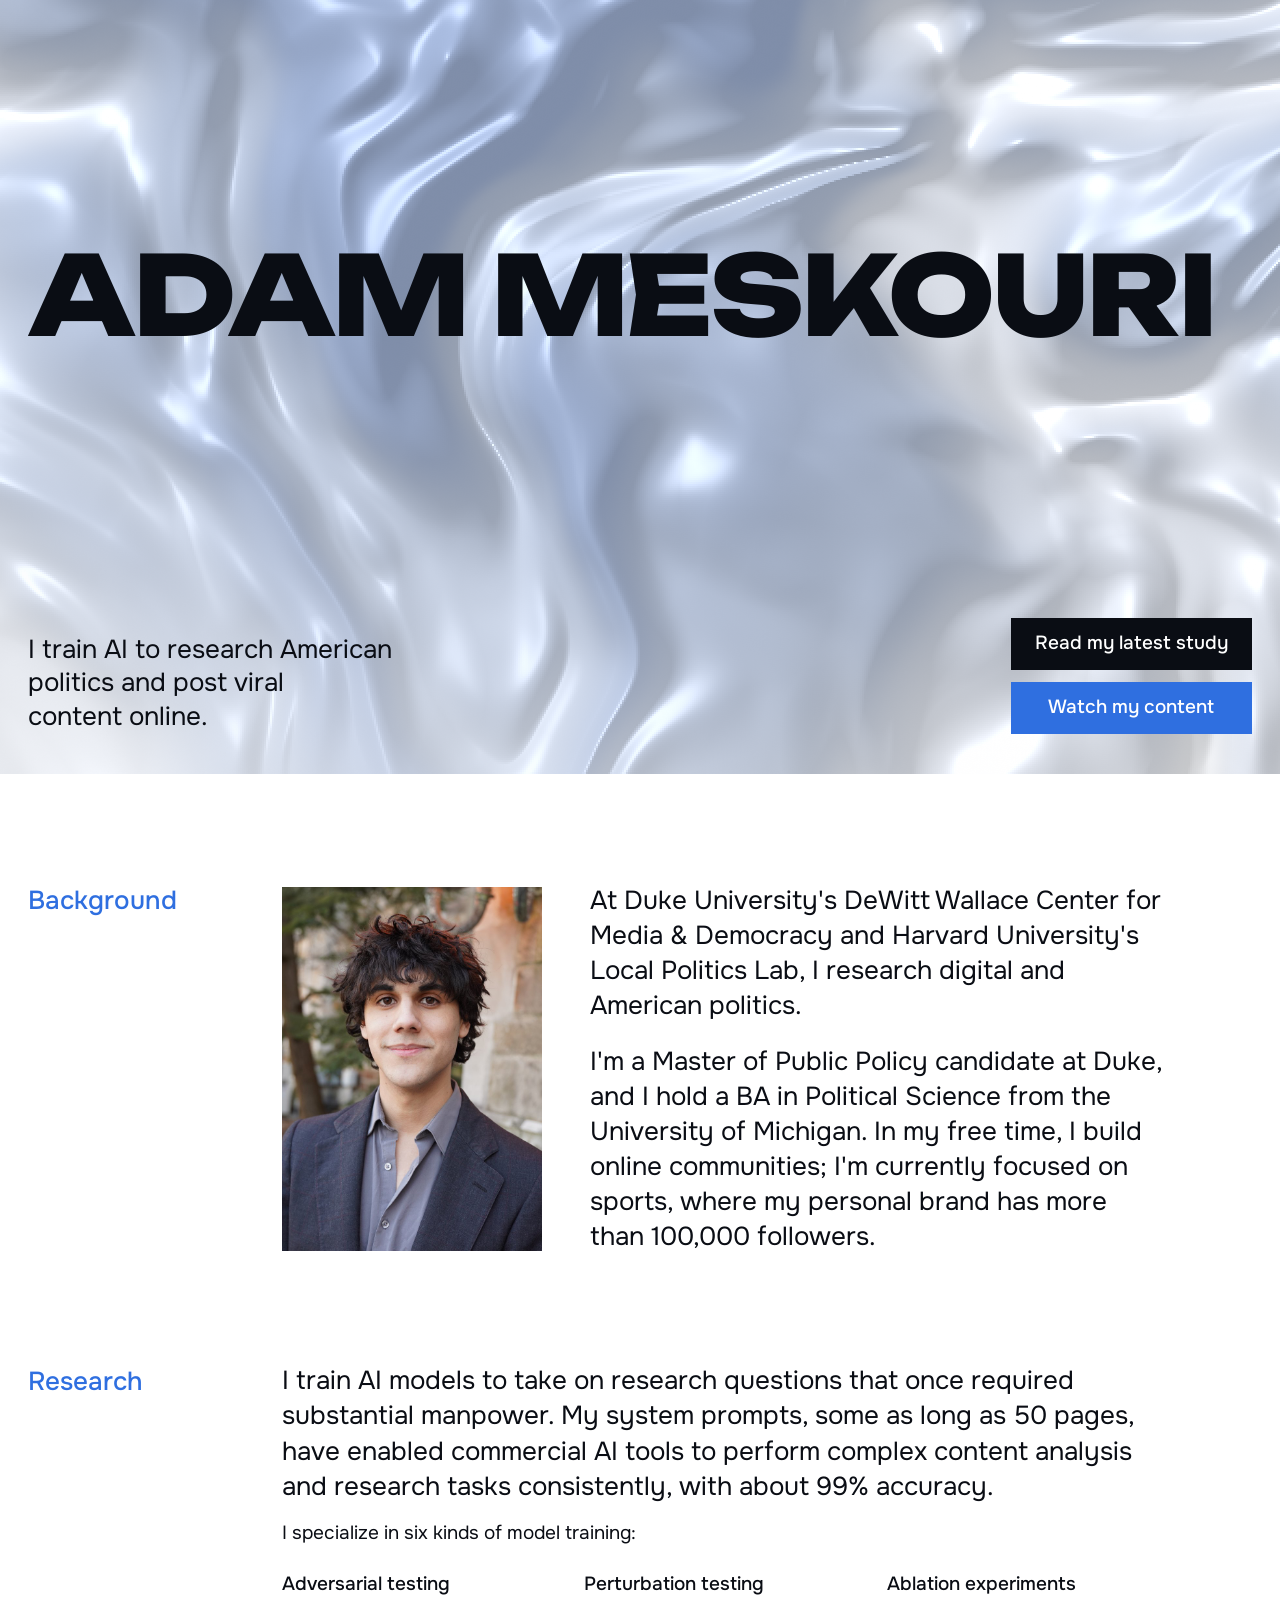
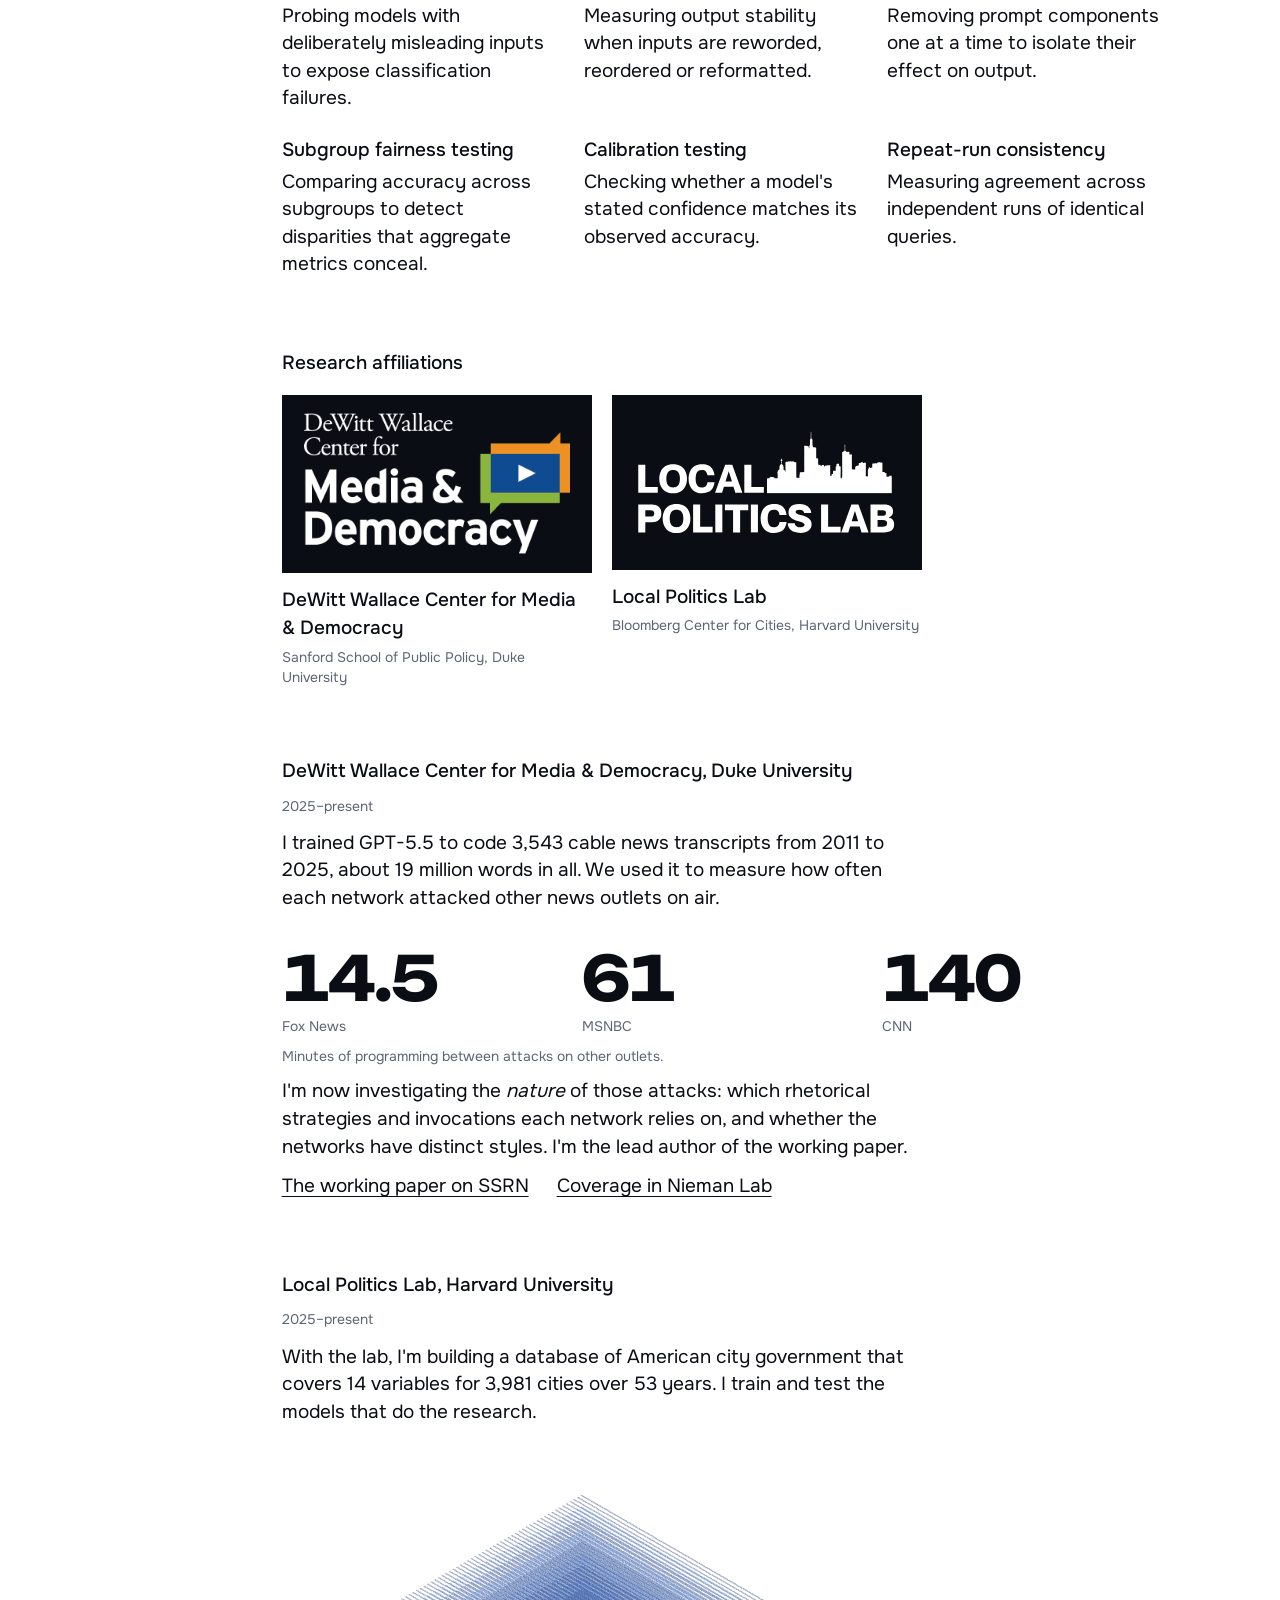
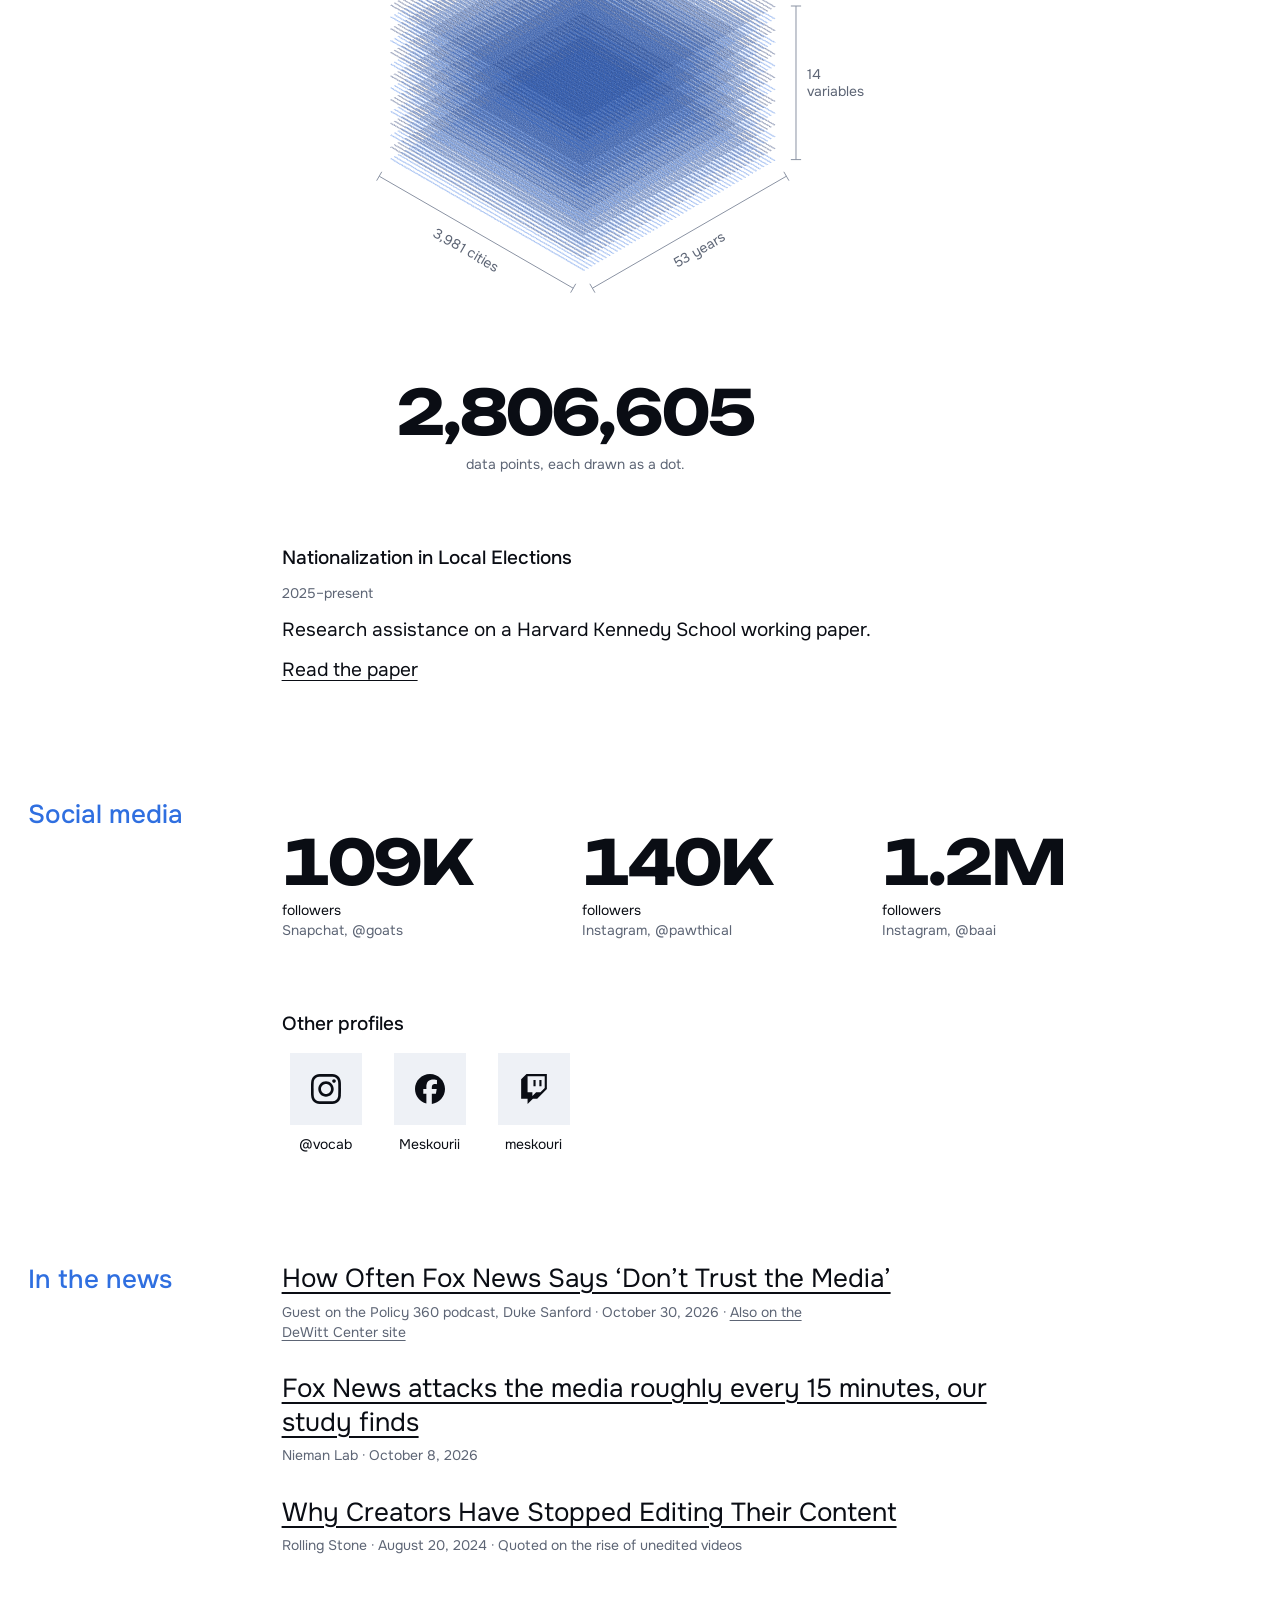
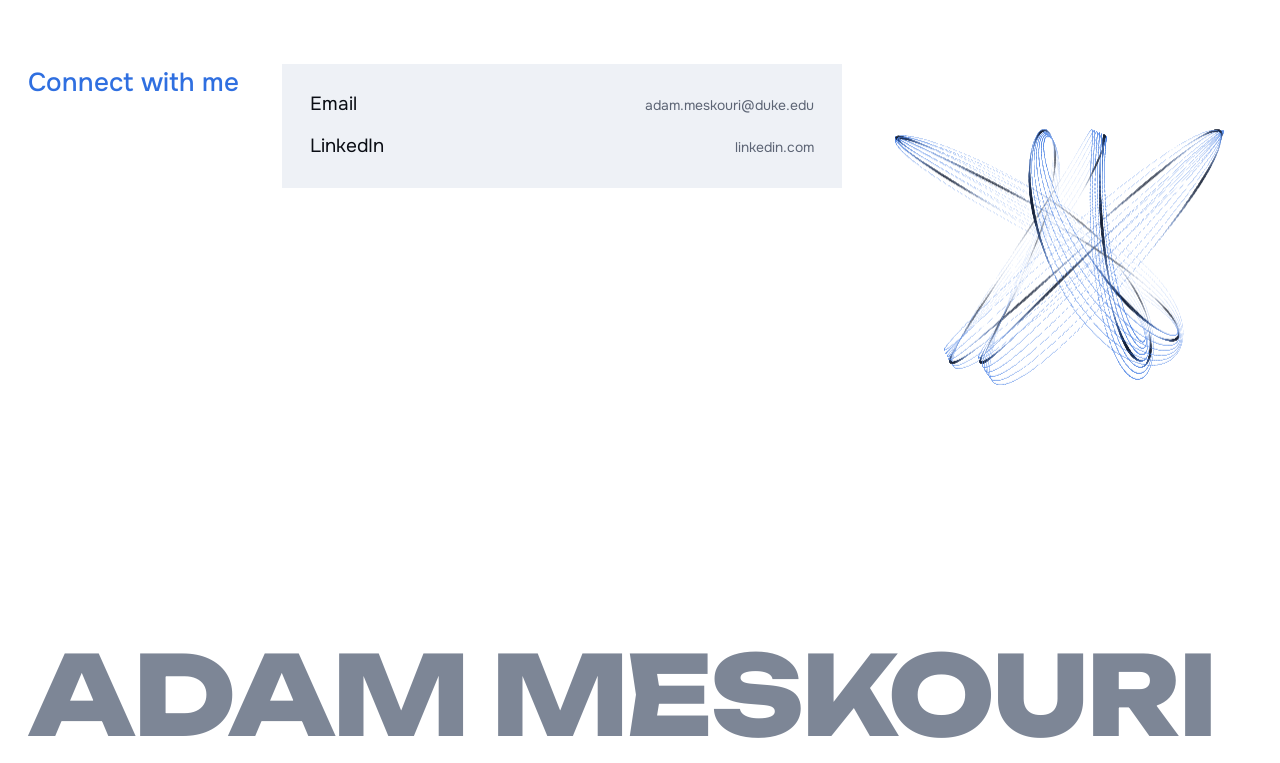
<file: index.html>
<!doctype html>
<html lang="en">
<head>
  <meta charset="utf-8">
  <meta name="viewport" content="width=device-width, initial-scale=1">
  <title>Adam Meskouri</title>
  <meta name="description" content="Adam Meskouri researches American politics with AI at Duke and Harvard and runs a Snapchat sports account with more than 100,000 followers.">
  <meta property="og:title" content="Adam Meskouri">
  <meta property="og:description" content="Politics research with AI at Duke and Harvard. Sports on Snapchat, 100K+ followers.">
  <meta property="og:type" content="website">
  <meta name="theme-color" content="#ffffff">
  <script>document.documentElement.classList.add('js')</script>
  <link rel="preconnect" href="https://fonts.googleapis.com">
  <link rel="preconnect" href="https://fonts.gstatic.com" crossorigin>
  <link href="https://fonts.googleapis.com/css2?family=Unbounded:wght@700;800&family=Onest:wght@400;500&display=swap" rel="stylesheet">
  <link rel="stylesheet" href="styles.css?v=20261108c">
</head>
<body>
  <main>
    <header class="hero">
      <canvas class="hero-flow" id="flow" aria-hidden="true"></canvas>
      <h1 class="display lines name">
        <span class="line"><span data-line style="--i:0">Adam Meskouri</span></span>
      </h1>
      <div class="hero-foot">
        <p class="hero-text" data-rise style="--i:2">I train AI to research American politics and post viral content online.</p>
        <div class="actions" data-rise style="--i:3">
          <a class="button" href="https://papers.ssrn.com/sol3/cf_dev/AbsByAuth.cfm?per_id=13324008">Read my latest study</a>
          <a class="button button-ink" href="https://www.snapchat.com/@goats">Watch my content</a>
        </div>
      </div>
    </header>

    <section class="section cv about" aria-labelledby="about-title">
      <h2 class="cv-label" id="about-title">Background</h2>
      <div class="cv-body about-body">
        <img class="portrait" src="assets/headshot.jpg?v=3" width="800" height="1120" alt="Adam Meskouri in a dark blazer and grey shirt, outdoors beside a stone wall" decoding="async" fetchpriority="high">
        <div class="lead about-text" data-reveal>
          <p>At Duke University's DeWitt Wallace Center for Media &amp; Democracy and Harvard University's Local Politics Lab, I research digital and American politics.</p>
          <p>I'm a Master of Public Policy candidate at Duke, and I hold a BA in Political Science from the University of Michigan. In my free time, I build online communities; I'm currently focused on sports, where my personal brand has more than 100,000 followers.</p>
        </div>
      </div>
    </section>


    <section class="section pro" id="work" aria-label="Work">

      <div class="cv" role="group" aria-labelledby="research-title">
        <h2 class="cv-label" id="research-title" data-reveal>Research</h2>
        <div class="cv-body">
          <div class="entry entry-intro" data-reveal>
            <p class="lead">I train AI models to take on research questions that once required substantial manpower. My system prompts, some as long as 50 pages, have enabled commercial AI tools to perform complex content analysis and research tasks consistently, with about 99% accuracy.</p>
            <p>I specialize in six kinds of model training:</p>
            <ul class="tests stagger">
              <li><span class="test-name">Adversarial testing</span><span class="test-note">Probing models with deliberately misleading inputs to expose classification failures.</span></li>
              <li><span class="test-name">Perturbation testing</span><span class="test-note">Measuring output stability when inputs are reworded, reordered or reformatted.</span></li>
              <li><span class="test-name">Ablation experiments</span><span class="test-note">Removing prompt components one at a time to isolate their effect on output.</span></li>
              <li><span class="test-name">Subgroup fairness testing</span><span class="test-note">Comparing accuracy across subgroups to detect disparities that aggregate metrics conceal.</span></li>
              <li><span class="test-name">Calibration testing</span><span class="test-note">Checking whether a model's stated confidence matches its observed accuracy.</span></li>
              <li><span class="test-name">Repeat-run consistency</span><span class="test-note">Measuring agreement across independent runs of identical queries.</span></li>
            </ul>
          </div>

          <div class="entry" data-reveal>
            <h3 class="entry-title">Research affiliations</h3>
            <ul class="affil-list stagger">
              <li>
                <a class="affil-item" href="https://dewitt.sanford.duke.edu/">
                  <span class="affil-logo"><img src="assets/logos/dewitt-center.png" width="339" height="181" alt="DeWitt Wallace Center for Media &amp; Democracy"></span>
                  <span class="affil-name">DeWitt Wallace Center for Media &amp; Democracy</span>
                  <span class="affil-note">Sanford School of Public Policy, Duke University</span>
                </a>
              </li>
              <li>
                <a class="affil-item" href="https://cities.harvard.edu/initiatives/local-politics-lab">
                  <span class="affil-logo"><img src="assets/logos/local-politics-lab.svg" width="290" height="124" alt="Local Politics Lab"></span>
                  <span class="affil-name">Local Politics Lab</span>
                  <span class="affil-note">Bloomberg Center for Cities, Harvard University</span>
                </a>
              </li>
            </ul>
          </div>

          <article class="entry" data-reveal>
            <h3 class="entry-title">DeWitt Wallace Center for Media &amp; Democracy, Duke University</h3>
            <p class="entry-meta">2025–present</p>
            <p>I trained GPT-5.5 to code 3,543 cable news transcripts from 2011 to 2025, about 19 million words in all. We used it to measure how often each network attacked other news outlets on air.</p>
            <dl class="figs">
              <div><dt>Fox News</dt><dd data-count="14.5" data-decimals="1">14.5</dd></div>
              <div><dt>MSNBC</dt><dd data-count="61">61</dd></div>
              <div><dt>CNN</dt><dd data-count="140">140</dd></div>
            </dl>
            <p class="small muted">Minutes of programming between attacks on other outlets.</p>
            <p>I'm now investigating the <em>nature</em> of those attacks: which rhetorical strategies and invocations each network relies on, and whether the networks have distinct styles. I'm the lead author of the working paper.</p>
            <p class="entry-links">
              <a class="link-plain" href="https://papers.ssrn.com/sol3/cf_dev/AbsByAuth.cfm?per_id=13324008">The working paper on SSRN</a>
              <a class="link-plain" href="https://www.niemanlab.org/2026/10/fox-news-attacks-the-media-roughly-every-15-minutes-our-study-finds-cnn-every-140-minutes/">Coverage in Nieman Lab</a>
            </p>
          </article>

          <article class="entry" data-reveal>
            <h3 class="entry-title">Local Politics Lab, Harvard University</h3>
            <p class="entry-meta">2025–present</p>
            <p>With the lab, I'm building a database of American city government that covers 14 variables for 3,981 cities over 53 years. I train and test the models that do the research.</p>
            <figure class="dataset-fig">
              <div class="dataset-wrap">
                <canvas class="dataset" id="dataset" aria-hidden="true"></canvas>
                <span class="dataset-label" style="--turn: 30deg">3,981 cities</span>
                <span class="dataset-label" style="--turn: -30deg">53 years</span>
                <span class="dataset-label dataset-label-side">14 variables</span>
              </div>
              <figcaption><span class="dataset-total">2,806,605</span> <span class="dataset-note">data points, each drawn as a dot.</span></figcaption>
            </figure>
          </article>

          <article class="entry" data-reveal>
            <h3 class="entry-title">Nationalization in Local Elections</h3>
            <p class="entry-meta">2025–present</p>
            <p>Research assistance on a Harvard Kennedy School working paper.</p>
            <p class="entry-links"><a class="link-plain" href="https://jdbk.scholars.harvard.edu/sites/g/files/omnuum4201/files/2026-07/Nationalization_Paper_260716.pdf">Read the paper</a></p>
          </article>
        </div>
      </div>

      <div class="cv" role="group" aria-labelledby="social-title">
        <h2 class="cv-label" id="social-title" data-reveal>Social media</h2>
        <div class="cv-body">
          <div class="entry" data-reveal>
            <ul class="figs figs-links">
              <li><a href="https://www.snapchat.com/@goats"><span class="fig-num" data-count="109" data-suffix="K">109K</span><span class="fig-unit">followers</span><span class="fig-of">Snapchat, @goats</span></a></li>
              <li><a href="https://www.instagram.com/pawthical/"><span class="fig-num" data-count="140" data-suffix="K">140K</span><span class="fig-unit">followers</span><span class="fig-of">Instagram, @pawthical</span></a></li>
              <li><a href="https://www.instagram.com/baai/"><span class="fig-num" data-count="1.2" data-decimals="1" data-suffix="M">1.2M</span><span class="fig-unit">followers</span><span class="fig-of">Instagram, @baai</span></a></li>
            </ul>
          </div>
          <div class="entry" data-reveal>
            <h3 class="entry-title">Other profiles</h3>
            <ul class="socials stagger">
              <li><a class="social" href="https://instagram.com/vocab" aria-label="Instagram, @vocab (personal)"><span class="social-icon"><svg viewBox="0 0 24 24" aria-hidden="true" focusable="false"><path d="M12 0C8.74 0 8.333.015 7.053.072 5.775.132 4.905.333 4.14.63c-.789.306-1.459.717-2.126 1.384S.935 3.35.63 4.14C.333 4.905.131 5.775.072 7.053.012 8.333 0 8.74 0 12s.015 3.667.072 4.947c.06 1.277.261 2.148.558 2.913.306.788.717 1.459 1.384 2.126.667.666 1.336 1.079 2.126 1.384.766.296 1.636.499 2.913.558C8.333 23.988 8.74 24 12 24s3.667-.015 4.947-.072c1.277-.06 2.148-.262 2.913-.558.788-.306 1.459-.718 2.126-1.384.666-.667 1.079-1.335 1.384-2.126.296-.765.499-1.636.558-2.913.06-1.28.072-1.687.072-4.947s-.015-3.667-.072-4.947c-.06-1.277-.262-2.149-.558-2.913-.306-.789-.718-1.459-1.384-2.126C21.319 1.347 20.651.935 19.86.63c-.765-.297-1.636-.499-2.913-.558C15.667.012 15.26 0 12 0zm0 2.16c3.203 0 3.585.016 4.85.071 1.17.055 1.805.249 2.227.415.562.217.96.477 1.382.896.419.42.679.819.896 1.381.164.422.36 1.057.413 2.227.057 1.266.07 1.646.07 4.85s-.015 3.585-.074 4.85c-.061 1.17-.256 1.805-.421 2.227-.224.562-.479.96-.899 1.382-.419.419-.824.679-1.38.896-.42.164-1.065.36-2.235.413-1.274.057-1.649.07-4.859.07-3.211 0-3.586-.015-4.859-.074-1.171-.061-1.816-.256-2.236-.421-.569-.224-.96-.479-1.379-.899-.421-.419-.69-.824-.9-1.38-.165-.42-.359-1.065-.42-2.235-.045-1.26-.061-1.649-.061-4.844 0-3.196.016-3.586.061-4.861.061-1.17.255-1.814.42-2.234.21-.57.479-.96.9-1.381.419-.419.81-.689 1.379-.898.42-.166 1.051-.361 2.221-.421 1.275-.045 1.65-.06 4.859-.06l.045.03zm0 3.678c-3.405 0-6.162 2.76-6.162 6.162 0 3.405 2.76 6.162 6.162 6.162 3.405 0 6.162-2.76 6.162-6.162 0-3.405-2.76-6.162-6.162-6.162zM12 16c-2.21 0-4-1.79-4-4s1.79-4 4-4 4 1.79 4 4-1.79 4-4 4zm7.846-10.405c0 .795-.646 1.44-1.44 1.44-.795 0-1.44-.646-1.44-1.44 0-.794.646-1.439 1.44-1.439.793-.001 1.44.645 1.44 1.439z"/></svg></span><span class="social-name">@vocab</span></a></li>
              <li><a class="social" href="https://www.facebook.com/Meskourii/" aria-label="Facebook (verified page, 10K)"><span class="social-icon"><svg viewBox="0 0 24 24" aria-hidden="true" focusable="false"><path d="M9.101 23.691v-7.98H6.627v-3.667h2.474v-1.58c0-4.085 1.848-5.978 5.858-5.978.401 0 .955.042 1.468.103a8.68 8.68 0 0 1 1.141.195v3.325a8.623 8.623 0 0 0-.653-.036 26.805 26.805 0 0 0-.733-.009c-.707 0-1.259.096-1.675.309a1.686 1.686 0 0 0-.679.622c-.258.42-.374.995-.374 1.752v1.297h3.919l-.386 2.103-.287 1.564h-3.246v8.245C19.396 23.238 24 18.179 24 12.044c0-6.627-5.373-12-12-12s-12 5.373-12 12c0 5.628 3.874 10.35 9.101 11.647Z"/></svg></span><span class="social-name">Meskourii</span></a></li>
              <li><a class="social" href="https://www.twitch.tv/meskouri" aria-label="Twitch"><span class="social-icon"><svg viewBox="0 0 24 24" aria-hidden="true" focusable="false"><path d="M11.571 4.714h1.715v5.143H11.57zm4.715 0H18v5.143h-1.714zM6 0L1.714 4.286v15.428h5.143V24l4.286-4.286h3.428L22.286 12V0zm14.571 11.143l-3.428 3.428h-3.429l-3 3v-3H6.857V1.714h13.714Z"/></svg></span><span class="social-name">meskouri</span></a></li>
            </ul>
          </div>
        </div>
      </div>
    </section>

    <section class="section cv news" id="news" aria-labelledby="news-title">
      <h2 class="cv-label" id="news-title" data-reveal>In the news</h2>
      <div class="cv-body">
        <ul class="news stagger" data-reveal>
          <li>
            <a class="news-link" href="https://sanford.duke.edu/story/how-often-fox-news-says-dont-trust-media-podcast/">How Often Fox News Says ‘Don’t Trust the Media’</a>
            <p class="news-meta">Guest on the Policy 360 podcast, Duke Sanford · October 30, 2026 · <a class="link-plain" href="https://dewitt.sanford.duke.edu/policy-360-how-often-fox-news-says-dont-trust-the-media-podcast/">Also on the DeWitt Center site</a></p>
          </li>
          <li>
            <a class="news-link" href="https://www.niemanlab.org/2026/10/fox-news-attacks-the-media-roughly-every-15-minutes-our-study-finds-cnn-every-140-minutes/">Fox News attacks the media roughly every 15 minutes, our study finds</a>
            <p class="news-meta">Nieman Lab · October 8, 2026</p>
          </li>
          <li>
            <a class="news-link" href="https://www.rollingstone.com/culture/culture-features/tiktok-youtube-editing-trend-1235078174/">Why Creators Have Stopped Editing Their Content</a>
            <p class="news-meta">Rolling Stone · August 20, 2024 · Quoted on the rise of unedited videos</p>
          </li>
        </ul>
      </div>
    </section>

    <section class="section cv find" id="contact" aria-labelledby="find-title">
      <h2 class="cv-label" id="find-title" data-reveal>Connect with me</h2>
      <div class="cv-body find-body">
        <ul class="pairs panel stagger" data-reveal>
          <li><a href="mailto:adam.meskouri@duke.edu"><span>Email</span><span class="val">adam.meskouri@duke.edu</span></a></li>
          <li><a href="https://www.linkedin.com/in/adam-meskouri-2b2923196/"><span>LinkedIn</span><span class="val">linkedin.com</span></a></li>
        </ul>
        <canvas class="knot" id="knot" aria-hidden="true"></canvas>
      </div>
    </section>
  </main>

  <footer class="foot">
    <p class="foot-mark" aria-hidden="true">Adam Meskouri</p>
  </footer>

  <script src="main.js?v=20261028y" defer></script>
</body>
</html>
</file>
<file: styles.css>
/* Adam Meskouri — direction: type and nothing else (tasteskill v2, seed 957917456; type redrawn to
   Unbounded / Onest at Adam's request for a more distinctive face), on a white page
   with near-black ink and one cobalt accent. The name opens on a live white flow field; the page then
   reads like a CV: section labels in the margin, entries on one column edge. */

:root {
  --bg: #ffffff;
  --surface: #eef1f6;
  --ink: #0a0d14;
  --muted: #5d6575;
  --accent: #2f6fe0;
  --accent-strong: #2559b8;
  --accent-ink: #ffffff;
  --night: #0a0d14;
  --paper: #ffffff;
  --paper-ink: #0a0d14;

  --font: "Onest", system-ui, sans-serif;
  --font-display: "Unbounded", system-ui, sans-serif;

  --step-small: clamp(0.8125rem, 0.79rem + 0.1vw, 0.875rem);
  --step-body: clamp(1.0625rem, 1rem + 0.25vw, 1.1875rem);
  --step-lead: clamp(1.25rem, 1.1rem + 0.7vw, 1.625rem);
  --step-head: clamp(2rem, 1.3rem + 3.2vw, 4rem);
  --step-display: clamp(3rem, 8.6vw, 10rem);

  --margin: clamp(20px, 2.2vw, 32px);
  --col-x: var(--margin);
  --col-max: 560px;
  --work-max: 880px;
  --section: clamp(96px, 8.5vw, 132px);
  --radius: 0px;

  --ease-out: cubic-bezier(0.22, 1, 0.36, 1);
  --ease-in-out: cubic-bezier(0.76, 0, 0.24, 1);
  --ease-soft: cubic-bezier(0.33, 1, 0.68, 1);
  --t-press: 140ms;
  --t-hover: 180ms;
  --t-ui: 240ms;
  --t-reveal: 800ms;
  color-scheme: light;
}
@media (max-width: 899px) { :root { --step-display: 11.5vw; } }
@media (min-width: 768px) { :root { --col-x: 12vw; } }
@media (min-width: 1100px) { :root { --col-x: 22vw; } }

/* ---------- reset ---------- */
*, *::before, *::after { box-sizing: border-box; }
html { -webkit-text-size-adjust: 100%; text-size-adjust: 100%; overflow-x: clip; background: var(--bg); }
body { margin: 0; overflow-x: clip; background: var(--bg); color: var(--ink); font-family: var(--font); font-size: var(--step-body); line-height: 1.45; font-kerning: normal; -webkit-font-smoothing: antialiased; text-rendering: optimizeLegibility; }
h1, h2, h3, h4, p, figure, ul, dl, dd { margin: 0; }
ul { padding: 0; list-style: none; }
img { display: block; max-width: 100%; height: auto; }
a { color: inherit; }
::selection { background: var(--accent); color: var(--accent-ink); }
:focus-visible { outline: 2px solid var(--accent); outline-offset: 3px; }
h1, h2, h3, h4 { font-weight: 500; text-wrap: balance; }
p { text-wrap: pretty; }

.small { font-size: var(--step-small); line-height: 1.45; }
.muted { color: var(--muted); }
.lead { font-size: var(--step-lead); line-height: 1.35; }
.display { font-family: var(--font-display); font-size: var(--step-display); font-weight: 800; line-height: 0.95; letter-spacing: -0.03em; text-transform: uppercase; }

/* ---------- the column ---------- */
.col { margin-left: var(--col-x); margin-right: var(--margin); max-width: var(--col-max); }
.section { padding-top: var(--section); }
.sect { font-size: var(--step-lead); line-height: 1.2; letter-spacing: -0.01em; margin-bottom: 32px; }

/* ---------- controls ---------- */
.button { display: inline-flex; align-items: center; justify-content: center; min-height: 52px; padding: 0 24px; background: var(--accent); color: var(--accent-ink); border-radius: var(--radius); font-weight: 500; text-decoration: none; white-space: nowrap; transition: transform var(--t-press) var(--ease-out), background-color var(--t-hover) ease, color var(--t-hover) ease; }
.button:active { transform: scale(0.97); }
.button-ink { background: var(--ink); color: var(--bg); }
.link-plain { text-decoration: underline; text-underline-offset: 0.22em; text-decoration-thickness: 0.07em; transition: text-decoration-color var(--t-hover) ease, color var(--t-hover) ease; }
@media (hover: hover) and (pointer: fine) {
  .button:hover { background-color: var(--accent-strong); }
  .button-ink:hover { background-color: #2a303c; }
  .link-plain:hover { text-decoration-color: var(--accent); }
}

/* ---------- hero: black name on the white flow ---------- */
.hero { position: relative; isolation: isolate; min-height: 86svh; display: flex; flex-direction: column; padding: 27svh var(--margin) 40px; overflow: hidden; background: var(--paper); color: var(--paper-ink); }
.hero-flow { position: absolute; inset: 0; z-index: -1; width: 100%; height: 100%; display: block; background: var(--paper); opacity: 0; transition: opacity 1400ms ease; }
.hero-flow.is-live { opacity: 1; }
.name { white-space: nowrap; }
.hero-foot { display: flex; flex-wrap: wrap; justify-content: space-between; align-items: flex-end; gap: 32px 48px; margin-top: auto; padding-top: 48px; }
.hero-text { font-size: var(--step-lead); line-height: 1.3; max-width: 26ch; }
.actions { display: grid; grid-auto-columns: minmax(240px, max-content); gap: 12px; }
.hero .button { background: var(--paper-ink); color: var(--paper); }
.hero .button-ink { background: var(--accent); color: var(--accent-ink); }
.hero ::selection { background: var(--paper-ink); color: var(--paper); }
@media (hover: hover) and (pointer: fine) {
  .hero .button:hover { background-color: #2a303c; }
  .hero .button-ink:hover { background-color: var(--accent-strong); }
}
@media (max-width: 899px) {
  .name { white-space: normal; }
  .hero { padding-top: 24svh; }
}

/* ---------- background: the headshot beside two sentences ---------- */
.about-body { display: grid; grid-template-columns: minmax(0, 260px) minmax(0, 1fr); gap: 32px 48px; align-items: center; max-width: 960px; }
.portrait { display: block; width: 100%; height: auto; aspect-ratio: 5 / 7; object-fit: cover; background: var(--surface); }
.about-text { max-width: 30em; }
.about-text p + p { margin-top: 0.8em; }
@media (max-width: 699px) { .about-body { grid-template-columns: minmax(0, 1fr); } .portrait { max-width: 280px; } }

/* ---------- work: two lines of introduction, then CV blocks with the label in the margin ---------- */

.pro .cv + .cv { margin-top: 112px; }
.cv-label { margin: 0 var(--margin) 28px var(--col-x); font-size: var(--step-lead); line-height: 1.2; color: var(--accent); }
.cv-body { margin-left: var(--col-x); margin-right: var(--margin); max-width: var(--col-max); }
@media (min-width: 1100px) {
  .cv { display: grid; grid-template-columns: var(--col-x) minmax(0, var(--work-max)); align-items: start; }
  .cv-label { position: sticky; top: 32px; margin: 0; padding: 0.1em 24px 0 var(--margin); }
  .cv-body { margin: 0; max-width: none; }
}
.entry + .entry { margin-top: 72px; }
.entry > p, .entry-title, .entry-meta { max-width: 34em; }
.entry-intro .lead + p { margin-top: 16px; }
.entry-title { font-size: var(--step-body); font-weight: 500; line-height: 1.3; }
.entry-meta { margin: 2px 0 14px; font-size: var(--step-small); color: var(--muted); }
.entry-title + p { margin-top: 12px; }
.entry > p + p { margin-top: 12px; }
.entry-links { display: flex; flex-wrap: wrap; gap: 10px 28px; margin-top: 20px; }
/* the Harvard dataset: every data point as one dot in a block, its edges labelled, the total beneath */
.dataset-fig { margin-top: 36px; }
.dataset-wrap { position: relative; max-width: 640px; }
.dataset { display: block; width: 100%; height: auto; aspect-ratio: 4 / 3; }
.dataset-label { position: absolute; display: none; font-size: var(--step-small); line-height: 1.2; color: var(--muted); white-space: nowrap; transform: translate(-50%, -50%) rotate(var(--turn, 0deg)); }
.dataset-label-side { width: min-content; white-space: normal; transform: translate(0, -50%); }   /* starts just right of its line */
.dataset-wrap.is-drawn .dataset-label { display: block; }
.dataset-fig figcaption { max-width: 640px; margin-top: 40px; padding-right: 6%; text-align: center; }   /* centred on the block, which sits at 47% of the figure */
@media (max-width: 599px) { .dataset-fig figcaption { margin-top: 72px; } }   /* clear of the edge labels on a phone */
.dataset-total { display: block; font-family: var(--font-display); font-size: var(--step-head); font-weight: 700; line-height: 1; letter-spacing: -0.03em; font-variant-numeric: tabular-nums; }
.dataset-note { display: block; margin-top: 10px; font-size: var(--step-small); color: var(--muted); }

/* figures: the number large, its label under it */
.figs { display: grid; grid-template-columns: repeat(3, minmax(0, 1fr)); gap: 20px; margin: 36px 0 10px; }
.figs > div { display: flex; flex-direction: column-reverse; justify-content: flex-end; }
.figs dt { margin-top: 6px; font-size: var(--step-small); color: var(--muted); }
.fig-unit { display: block; color: var(--ink); }
.fig-of { display: block; }
/* figures that are links: number, then "followers", then the account */
.figs-links a { display: flex; flex-direction: column; color: var(--ink); text-decoration: none; }
.fig-num { font-family: var(--font-display); font-size: var(--step-head); font-weight: 700; line-height: 1; letter-spacing: -0.03em; font-variant-numeric: tabular-nums; transition: color var(--t-hover) ease; }
.figs-links .fig-unit { margin-top: 6px; font-size: var(--step-small); }
.figs-links .fig-of { font-size: var(--step-small); color: var(--muted); text-decoration: underline; text-decoration-color: transparent; text-underline-offset: 0.22em; transition: text-decoration-color var(--t-hover) ease; }
@media (hover: hover) and (pointer: fine) {
  .figs-links a:hover .fig-num { color: var(--accent); }
  .figs-links a:hover .fig-of { text-decoration-color: currentColor; }
}
.figs dd { font-family: var(--font-display); font-size: var(--step-head); font-weight: 700; line-height: 1; letter-spacing: -0.03em; font-variant-numeric: tabular-nums; }

/* the six tests: two to a row, three on wide screens */
.tests { display: grid; grid-template-columns: repeat(2, minmax(0, 1fr)); gap: 24px 28px; margin-top: 24px; }
.test-name { display: block; font-weight: 500; }
.test-note { display: block; margin-top: 4px; }
@media (min-width: 1100px) { .tests { grid-template-columns: repeat(3, minmax(0, 1fr)); } }
@media (max-width: 560px) { .tests { grid-template-columns: minmax(0, 1fr); } }

/* affiliations: two logos, a line each */
.affil-list { display: grid; grid-template-columns: repeat(2, minmax(0, 1fr)); gap: 24px 20px; max-width: 640px; margin-top: 20px; }
.affil-item { display: block; text-decoration: none; }
.affil-logo { display: grid; place-items: center; aspect-ratio: 16 / 9; padding: 18px 22px; background: var(--night); transition: background-color var(--t-hover) ease; }
.affil-logo img { width: auto; height: auto; max-width: 100%; max-height: 100%; }
.affil-name { display: block; margin-top: 14px; font-weight: 500; text-decoration: underline; text-decoration-color: transparent; text-underline-offset: 0.22em; text-decoration-thickness: 0.07em; transition: text-decoration-color var(--t-hover) ease; }
.affil-note { display: block; margin-top: 4px; font-size: var(--step-small); color: var(--muted); }
@media (hover: hover) and (pointer: fine) {
  .affil-item:hover .affil-name { text-decoration-color: currentColor; }
  .affil-item:hover .affil-logo { background-color: #1d2433; }
}
@media (max-width: 560px) { .affil-list { grid-template-columns: minmax(0, 1fr); } }

/* ---------- accounts: one icon per account, each a link ---------- */
.socials { display: flex; flex-wrap: wrap; gap: 20px 16px; margin-top: 16px; }
.social { display: flex; flex-direction: column; align-items: center; gap: 10px; width: 88px; color: var(--ink); text-decoration: none; }
.social-icon { display: grid; place-items: center; width: 72px; height: 72px; background: var(--surface); transition: background-color var(--t-hover) ease, color var(--t-hover) ease, transform var(--t-press) var(--ease-out); }
.social:active .social-icon { transform: scale(0.94); }
.social-icon svg { width: 30px; height: 30px; fill: currentColor; }
.social-name { font-size: var(--step-small); line-height: 1.3; text-align: center; overflow-wrap: anywhere; }
@media (hover: hover) and (pointer: fine) {
  .social:hover .social-icon { background-color: var(--accent); color: var(--accent-ink); }
}

/* ---------- in the news: the headline, then the outlet and date ---------- */
.news li + li { margin-top: 30px; }
.news-link { display: inline-block; max-width: 30em; font-size: var(--step-lead); line-height: 1.3; text-decoration: underline; text-underline-offset: 0.2em; text-decoration-thickness: 0.06em; transition: color var(--t-hover) ease; }
.news-meta { max-width: 40em; margin-top: 6px; font-size: var(--step-small); color: var(--muted); }
.news-meta a { color: inherit; }
@media (hover: hover) and (pointer: fine) { .news-link:hover, .news-meta a:hover { color: var(--accent); } }

/* ---------- two-ended rows: contact ---------- */
.pairs { margin-top: 12px; max-width: var(--col-max); }
.pairs a { display: flex; justify-content: space-between; align-items: baseline; gap: 16px; min-height: 38px; padding-block: 7px; text-decoration: none; transition: color var(--t-hover) ease; }
.pairs small { display: block; font-size: var(--step-small); color: var(--muted); }
.pairs .val { font-size: var(--step-small); color: var(--muted); font-variant-numeric: tabular-nums; white-space: nowrap; }
@media (hover: hover) and (pointer: fine) {
  .pairs:hover a:not(:hover) { color: var(--muted); }
}
@media (max-width: 699px) { .pairs a { min-height: 44px; } }
.panel { max-width: var(--col-max); margin-top: 0; padding: 20px 28px; background: var(--surface); }

/* contact: the two rows, and the knot of threads out to the right edge */
.find .cv-body { max-width: none; }
.find-body { display: grid; grid-template-columns: minmax(0, 560px) minmax(0, 1fr); gap: 32px 48px; align-items: start; }
.knot { display: block; justify-self: end; width: 100%; max-width: 400px; height: auto; aspect-ratio: 1; background: var(--bg); }
@media (min-width: 1100px) {
  .find { grid-template-columns: var(--col-x) minmax(0, 1fr); }
  .find .cv-body { margin-right: var(--margin); }
}
@media (max-width: 899px) {
  .find-body { grid-template-columns: minmax(0, 1fr); }
  .knot { justify-self: center; max-width: 320px; }
}

/* ---------- footer: the name returns at full width ---------- */
.foot { margin-top: 24svh; padding: 0 var(--margin); }
.foot-mark { font-family: var(--font-display); padding-bottom: 0.06em; font-size: var(--step-display); font-weight: 800; line-height: 0.95; letter-spacing: -0.03em; text-transform: uppercase; white-space: nowrap; color: #7d8696; }
@media (max-width: 899px) { .foot-mark { white-space: normal; } }
@media (max-width: 699px) { .foot { margin-top: 18svh; } }

/* ---------- motion (content stays visible without JavaScript or with reduced motion) ---------- */
.lines .line { display: block; overflow: hidden; padding-bottom: 0.08em; margin-bottom: -0.08em; }
.lines [data-line] { display: block; }
@media (prefers-reduced-motion: no-preference) {
  .js .lines [data-line] { transform: translateY(105%); animation: line-up 1100ms var(--ease-out) forwards; animation-delay: calc(var(--i, 0) * 120ms + 150ms); }
  .js [data-rise] { opacity: 0; transform: translateY(18px); animation: rise var(--t-reveal) var(--ease-out) forwards; animation-delay: calc(var(--i, 0) * 110ms + 300ms); }

  .js [data-reveal] { opacity: 0; transform: translateY(24px); transition: opacity 700ms var(--ease-out), transform 900ms var(--ease-out); transition-delay: calc(var(--i, 0) * 90ms); }
  .js [data-reveal].is-in { opacity: 1; transform: none; }

  /* lists arrive item by item once their block is in */
  .js .stagger > * { opacity: 0; transform: translateY(12px); transition: opacity 450ms var(--ease-out), transform 600ms var(--ease-out); transition-delay: calc(var(--r, 0) * 45ms + 120ms); }
  .js .is-in .stagger > *, .js .stagger.is-in > * { opacity: 1; transform: none; }
  .js .stagger[data-reveal] { opacity: 1; transform: none; }

  /* the name lifts a little as the opening scrolls away */
  @supports (animation-timeline: view()) {
    .name { animation: name-drift linear both; animation-timeline: scroll(); animation-range: 0 100svh; }
  }
}
@keyframes line-up { to { transform: none; } }
@keyframes rise { to { opacity: 1; transform: none; } }
@keyframes name-drift { from { transform: none; } to { transform: translateY(-6%); } }
</file>
